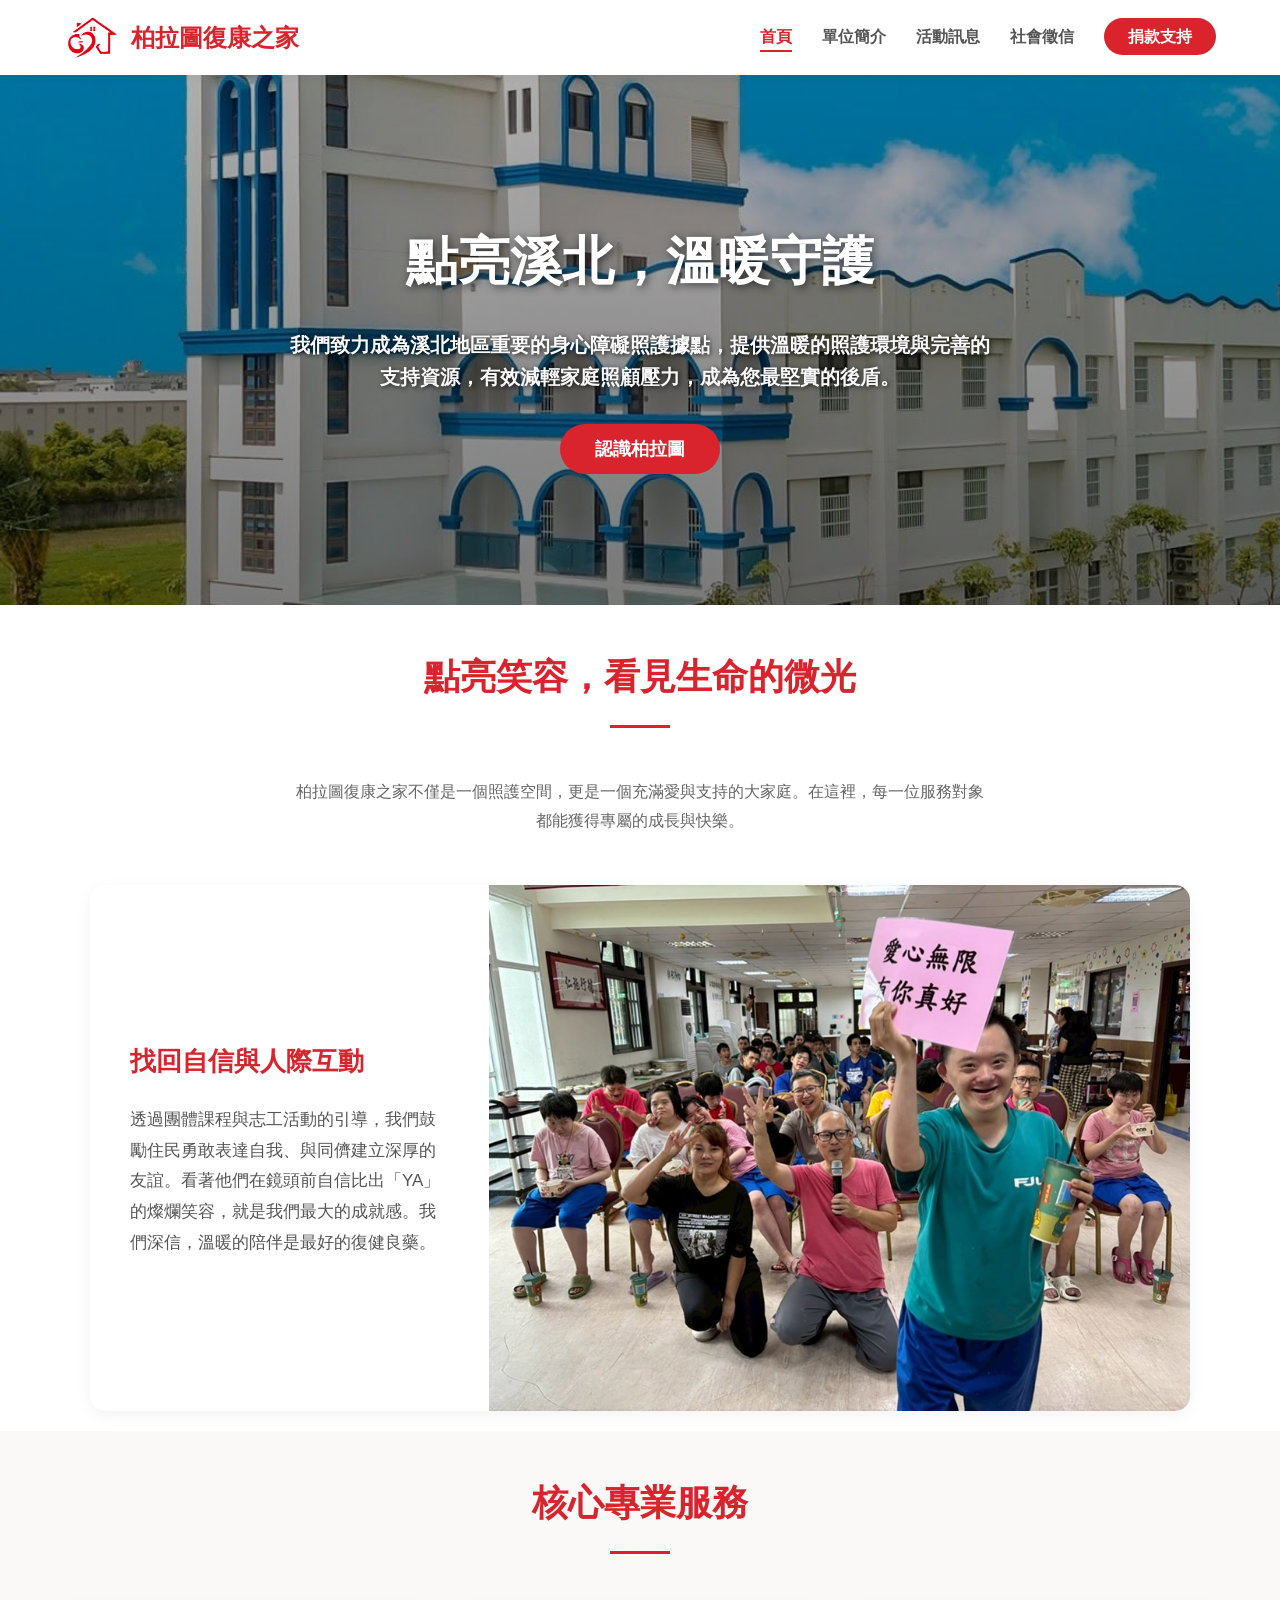
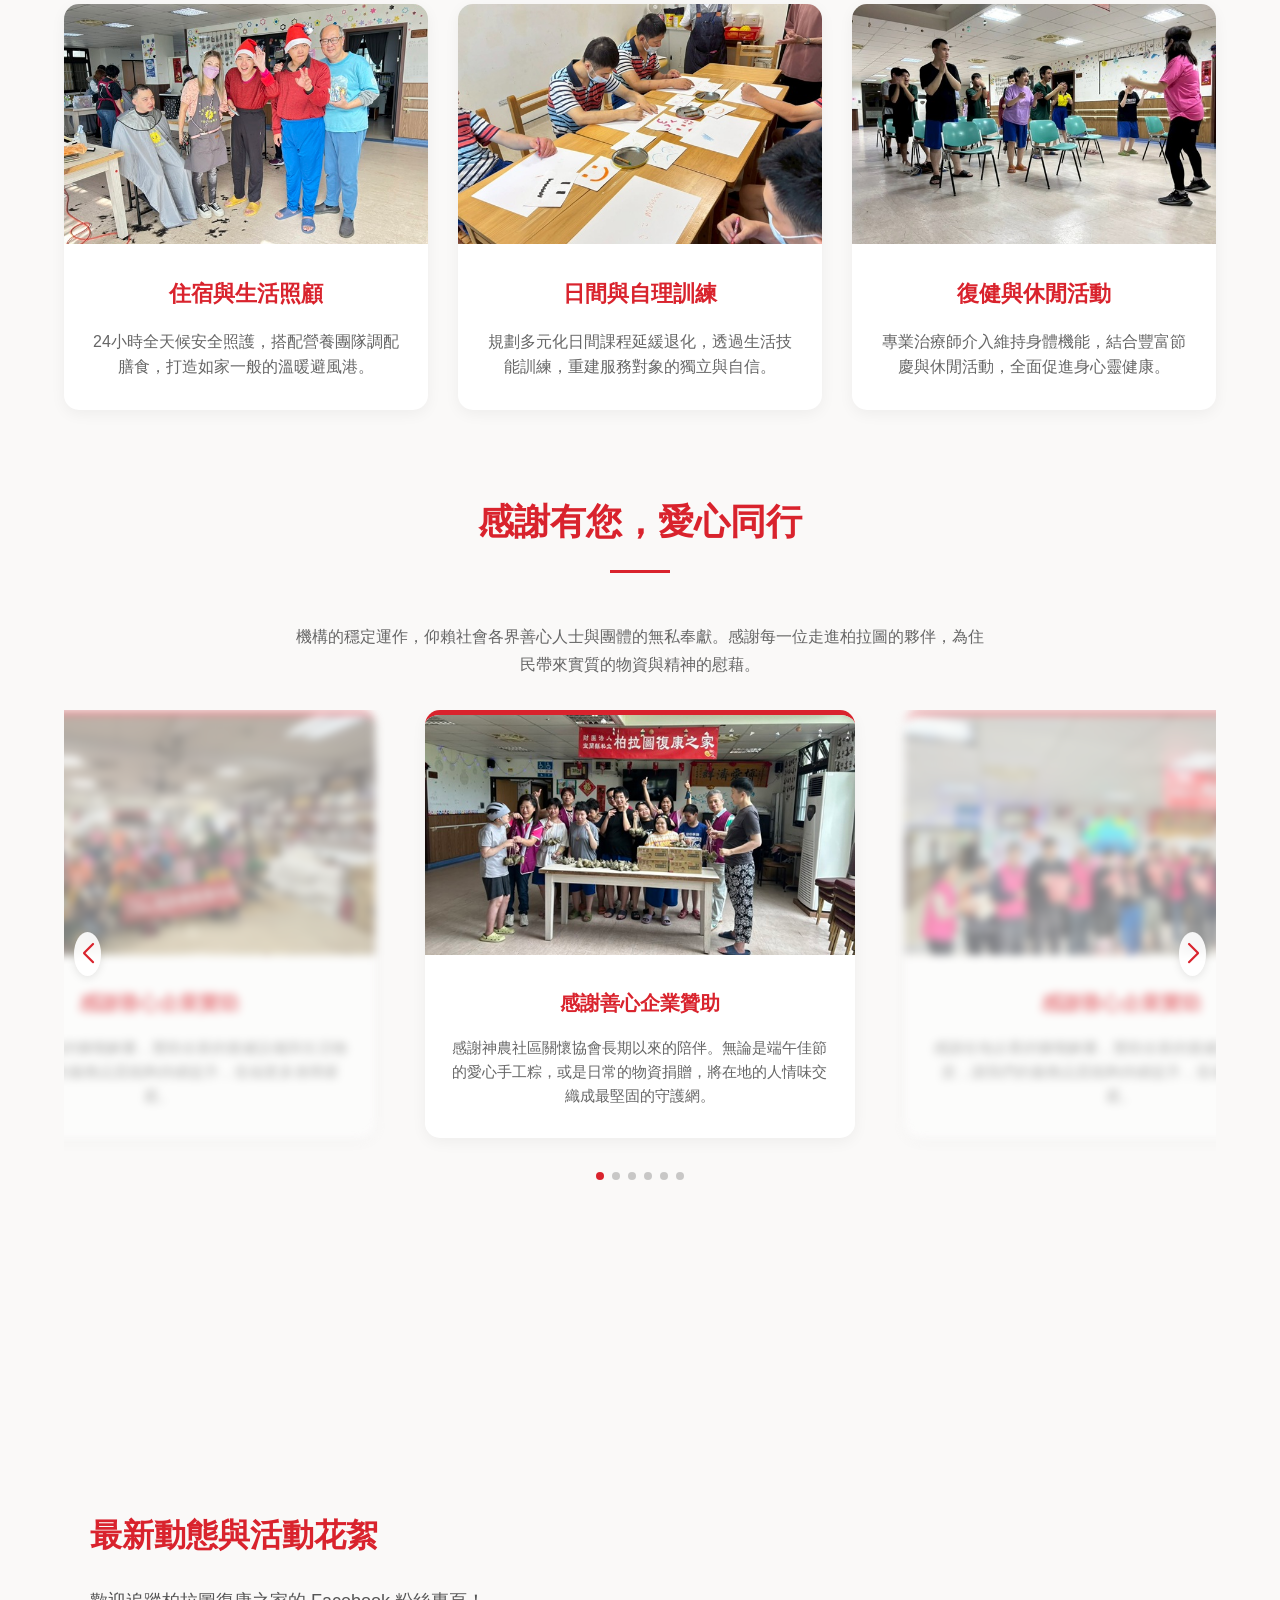
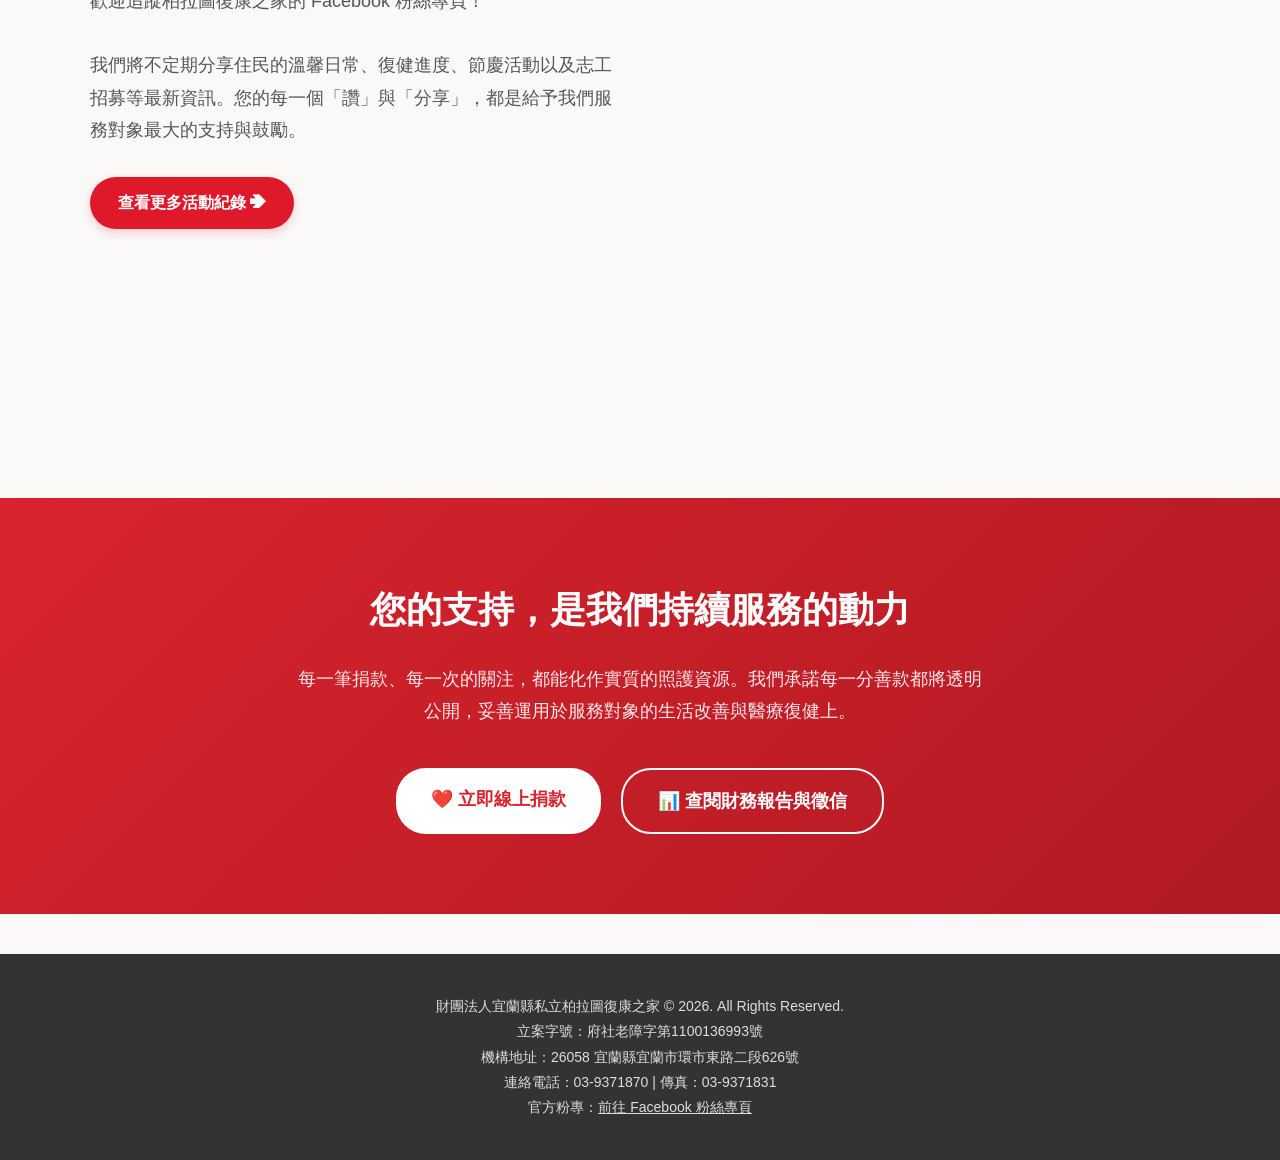
<file: index.html>
<!DOCTYPE html>
<html lang="zh-TW">
<head>
    <meta charset="UTF-8">
    <meta name="viewport" content="width=device-width, initial-scale=1.0">
    <title>財團法人柏拉圖復康之家 - 官方網站</title>
    <link rel="stylesheet" href="style.css">
    <link rel="stylesheet" href="https://cdn.jsdelivr.net/npm/swiper@11/swiper-bundle.min.css" />
    <link rel="icon" href="logo.jpg" type="image/jpeg">
</head>
<body>
    <!-- 頂部導覽列 -->
    <!-- 頂部導覽列 -->
    <header>
        <a href="index.html" class="logo">
            <img src="logo.jpg" alt="柏拉圖 Logo" class="header-logo">
            柏拉圖復康之家
        </a>
        <nav>
            <ul>
                <li><a href="index.html" class="active">首頁</a></li>
                <!-- 導覽列已更新為「單位簡介」 -->
                <li><a href="about.html">單位簡介</a></li>
                <li><a href="news.html">活動訊息</a></li>
                <li><a href="credit.html">社會徵信</a></li>
                <li><a href="donate.html" class="donate-btn">捐款支持</a></li>
            </ul>
        </nav>
    </header>

    <!-- 1. 首頁主視覺區塊 (融入主任的願景文案) -->
    <section class="hero">
        <h1>點亮溪北，溫暖守護</h1>
        <p style="font-size: 20px; max-width: 700px; margin: 0 auto 40px; color: #444; font-weight: bold; line-height: 1.6;">
            我們致力成為溪北地區重要的身心障礙照護據點，提供溫暖的照護環境與完善的支持資源，有效減輕家庭照顧壓力，成為您最堅實的後盾。
        </p>
        <a href="about.html" class="donate-btn" style="font-size: 18px; padding: 15px 35px;">認識柏拉圖</a>
    </section>
     <!-- 2. 新增：在柏拉圖，我們獲得什麼？ (價值傳遞區塊) -->
    <section class="value-section" style="background-color: white;">
        <h2 class="section-title">點亮笑容，看見生命的微光</h2>
        <p style="text-align: center; max-width: 700px; margin: 0 auto 50px; color: #666;">
            柏拉圖復康之家不僅是一個照護空間，更是一個充滿愛與支持的大家庭。在這裡，每一位服務對象都能獲得專屬的成長與快樂。
        </p>
        
        <div class="value-container">
            <div class="value-text">
                <h3>找回自信與人際互動</h3>
                <p>透過團體課程與志工活動的引導，我們鼓勵住民勇敢表達自我、與同儕建立深厚的友誼。看著他們在鏡頭前自信比出「YA」的燦爛笑容，就是我們最大的成就感。我們深信，溫暖的陪伴是最好的復健良藥。</p>
            </div>
            <div class="value-img-box">
                <!-- 替換為開心舉牌的大合照 -->
                <img src="smile.jpg" alt="住民開心合照" >
            </div>
        </div>
    </section>
    <!-- 3. 服務特色區塊 (精簡文字 + 大圖片) -->
    <section id="services">
        <h2 class="section-title">核心專業服務</h2>
        <div class="features-grid">
            <!-- 服務卡片 1 -->
            <div class="feature-card">
                <!-- 未來可替換為機構真實的病房或交誼廳照片 -->
                <img src="daycare.jpg" alt="住宿與生活照顧" class="feature-img">
                <div class="feature-text">
                    <h3>住宿與生活照顧</h3>
                    <p>24小時全天候安全照護，搭配營養團隊調配膳食，打造如家一般的溫暖避風港。</p>
                </div>
            </div>
            <!-- 服務卡片 2 -->
            <div class="feature-card">
                <!-- 未來可替換為課程或互動照片 -->
                <img src="daytrain.jpg" alt="日間與自理訓練" class="feature-img">
                <div class=
                "feature-text">
                    <h3>日間與自理訓練</h3>
                    <p>規劃多元化日間課程延緩退化，透過生活技能訓練，重建服務對象的獨立與自信。</p>
                </div>
            </div>
            <!-- 服務卡片 3 -->
            <div class="feature-card">
                <!-- 未來可替換為復健器材或治療師照片 -->
                <img src="dayactivity.jpg" alt="復健與休閒活動" class="feature-img">
                <div class="feature-text">
                    <h3>復健與休閒活動</h3>
                    <p>專業治療師介入維持身體機能，結合豐富節慶與休閒活動，全面促進身心靈健康。</p>
                </div>
            </div>

        </div>
    </section>
    <!-- 4. 感謝有您，愛心同行 (動態輪播版) -->
    <section class="partner-section">
        <h2 class="section-title">感謝有您，愛心同行</h2>
        <p style="text-align: center; max-width: 700px; margin: 0 auto 30px; color: #666;">
            機構的穩定運作，仰賴社會各界善心人士與團體的無私奉獻。感謝每一位走進柏拉圖的夥伴，為住民帶來實質的物資與精神的慰藉。
        </p>

        <!-- Swiper 輪播圖容器 -->
        <div class="swiper mySwiper">
            <div class="swiper-wrapper">
                
                <!-- 輪播卡片 1 -->
                <div class="swiper-slide">
                    <div class="feature-card" style="border-bottom: none; border-top: 5px solid var(--brand-red);">
                        <!-- 記得替換成您的真實照片 src -->
                        <img src="th1.jpg" alt="神農社區關懷協會" class="card-img-top">
                        <div class="text-center-box">
                            <h3 style="font-size: 20px;">感謝善心企業贊助</h3>
                            <p style="font-size: 15px;">感謝神農社區關懷協會長期以來的陪伴。無論是端午佳節的愛心手工粽，或是日常的物資捐贈，將在地的人情味交織成最堅固的守護網。</p>
                        </div>
                    </div>
                </div>

                <!-- 輪播卡片 2 -->
                <div class="swiper-slide">
                    <div class="feature-card" style="border-bottom: none; border-top: 5px solid var(--brand-red);">
                        <!-- 記得替換成您的真實照片 src -->
                        <img src="th2.jpg" alt="志工陪伴" class="card-img-top">
                        <div class="text-center-box">
                            <h3 style="font-size: 20px;">感謝善心企業贊助</h3>
                            <p style="font-size: 15px;">感謝在地企業的慷慨解囊，贊助全新的復健設備與生活物資，讓我們的服務品質能夠持續提升，造福更多身障家庭。</p>
                        </div>
                    </div>
                </div>

                <!-- 輪播卡片 3 (示範新增) -->
                <div class="swiper-slide">
                    <div class="feature-card" style="border-bottom: none; border-top: 5px solid var(--brand-red);">
                        <!-- 這裡您可以放第三張照片 -->
                        <img src="th3.jpg" alt="善心企業" class="card-img-top">
                        <div class="text-center-box">
                            <h3 style="font-size: 20px;">感謝善心企業贊助</h3>
                            <p style="font-size: 15px;">感謝在地企業的慷慨解囊，贊助全新的復健設備與生活物資，讓我們的服務品質能夠持續提升，造福更多身障家庭。</p>
                        </div>
                    </div>
                </div>
                
                <!-- 如果有第 4 張、第 5 張，只要繼續複製 <div class="swiper-slide">...</div> 即可 -->
                <div class="swiper-slide">
                    <div class="feature-card" style="border-bottom: none; border-top: 5px solid var(--brand-red);">
                        <!-- 這裡您可以放第三張照片 -->
                        <img src="th4.jpg" alt="善心企業" class="card-img-top">
                        <div class="text-center-box">
                            <h3 style="font-size: 20px;">感謝善心企業贊助</h3>
                            <p style="font-size: 15px;">感謝在地企業的慷慨解囊，贊助全新的復健設備與生活物資，讓我們的服務品質能夠持續提升，造福更多身障家庭。</p>
                        </div>
                    </div>
                </div>
                
                <div class="swiper-slide">
                    <div class="feature-card" style="border-bottom: none; border-top: 5px solid var(--brand-red);">
                        <!-- 這裡您可以放第三張照片 -->
                        <img src="th5.jpg" alt="善心企業" class="card-img-top">
                        <div class="text-center-box">
                            <h3 style="font-size: 20px;">感謝善心企業贊助</h3>
                            <p style="font-size: 15px;">感謝在地企業的慷慨解囊，贊助全新的復健設備與生活物資，讓我們的服務品質能夠持續提升，造福更多身障家庭。</p>
                        </div>
                    </div>
                </div>

                <div class="swiper-slide">
                    <div class="feature-card" style="border-bottom: none; border-top: 5px solid var(--brand-red);">
                        <!-- 這裡您可以放第三張照片 -->
                        <img src="th6.jpg" alt="善心企業" class="card-img-top">
                        <div class="text-center-box">
                            <h3 style="font-size: 20px;">感謝善心企業贊助</h3>
                            <p style="font-size: 15px;">感謝在地企業的慷慨解囊，贊助全新的復健設備與生活物資，讓我們的服務品質能夠持續提升，造福更多身障家庭。</p>
                        </div>
                    </div>
                </div>

            </div>
            <!-- 輪播圖下方的點點指示器 -->
            <div class="swiper-pagination"></div>
            <!-- 新增：左右手動切換箭頭 -->
            <div class="swiper-button-next"></div>
            <div class="swiper-button-prev"></div>
        </div>
    </section>

    <!-- 5. 最新消息與活動快報 -->
    <!-- 首頁：最新動態與活動區塊 -->
    <section style="background: #faf9f8; padding: 80px 5%;">
        <!-- 使用 Flexbox 讓圖文左右並排，手機版自動上下排列 -->
        <div style="max-width: 1100px; margin: 0 auto; display: flex; flex-wrap: wrap; gap: 40px; align-items: center;">
            
            <!-- 左側：溫暖引言與導覽 -->
            <div style="flex: 1; min-width: 300px;">
                <h2 style="color: var(--brand-red, #d9232d); font-size: 32px; margin-bottom: 20px; font-weight: bold;">最新動態與活動花絮</h2>
                <p style="font-size: 18px; color: #555; line-height: 1.8; margin-bottom: 30px;">
                    歡迎追蹤柏拉圖復康之家的 Facebook 粉絲專頁！<br><br>
                    我們將不定期分享住民的溫馨日常、復健進度、節慶活動以及志工招募等最新資訊。您的每一個「讚」與「分享」，都是給予我們服務對象最大的支持與鼓勵。
                </p>
                <!-- 連結到我們剛剛做好的活動訊息專頁 -->
                <a href="news.html" style="display: inline-block; background: #DF192A; color: white; padding: 12px 28px; border-radius: 30px; text-decoration: none; font-weight: bold; transition: 0.3s; box-shadow: 0 4px 10px rgba(223,25,42,0.2);">
                    查看更多活動紀錄 ➔
                </a>
            </div>

            <!-- 右側：FB 動態牆嵌入 -->
            <div style="flex: 1; min-width: 300px; display: flex; justify-content: center; overflow: hidden;">
                <!-- 首頁的牆高度設為 500px，看起來比例更精緻 -->
                <iframe src="https://www.facebook.com/plugins/post.php?href=https%3A%2F%2Fwww.facebook.com%2Fyilan.plato%2Fposts%2Fpfbid0PHbpbN53czapiuFi2jBqjf3FFYwo31RzKAfuNNvVrfQH7DmT2ZpjrMLTXu9VpdWYl&show_text=true&width=500" 
                width="500" 
                height="700" 
                style="border:none;overflow:hidden" scrolling="true" frameborder="0" 
                allowfullscreen="true" allow="autoplay; clipboard-write; encrypted-media; 
                picture-in-picture; web-share"
                ></iframe>
            </div>

        </div>
    </section>
    

    <!-- 6. 行動呼籲與社會徵信入口 (大紅色區塊) -->
    <section class="cta-section">
        <h2>您的支持，是我們持續服務的動力</h2>
        <p>每一筆捐款、每一次的關注，都能化作實質的照護資源。我們承諾每一分善款都將透明公開，妥善運用於服務對象的生活改善與醫療復健上。</p>
        <div class="cta-buttons">
            <a href="donate.html" class="btn-light">❤️ 立即線上捐款</a>
            <a href="credit.html" class="btn-outline">📊 查閱財務報告與徵信</a>
        </div>
    </section>

    <!-- 頁尾 -->
    <footer>
        <p>財團法人宜蘭縣私立柏拉圖復康之家 © 2026. All Rights Reserved.</p>
        <p>立案字號：府社老障字第1100136993號</p>
        <p>
            機構地址：26058 宜蘭縣宜蘭市環市東路二段626號 <br>
            連絡電話：03-9371870 | 傳真：03-9371831 <br>
            官方粉專：<a href="http://www.facebook.com/yilan.plato" target="_blank" style="text-decoration: underline;">前往 Facebook 粉絲專頁</a>
        </p>
    </footer>

</body>
</html>


<script src="https://cdn.jsdelivr.net/npm/swiper@11/swiper-bundle.min.js"></script>
<script>
    var swiper = new Swiper(".mySwiper", {
        slidesPerView: "auto", 
        centeredSlides: true, 
        spaceBetween: 40,     
        loop: true,           // 無限循環
        speed: 800,           // ★ 新增：設定切換過場速度為 0.8 秒，讓滑動更平滑連續
        autoplay: {
            delay: 3500,      
            disableOnInteraction: false, 
        },
        pagination: {
            el: ".swiper-pagination",
            clickable: true,
        },
        navigation: {         // ★ 新增：啟動左右箭頭手動切換
            nextEl: ".swiper-button-next",
            prevEl: ".swiper-button-prev",
        },
        breakpoints: {
            768: { slidesPerView: 2.5, spaceBetween: 50 }
        }
    });
</script>
</file>
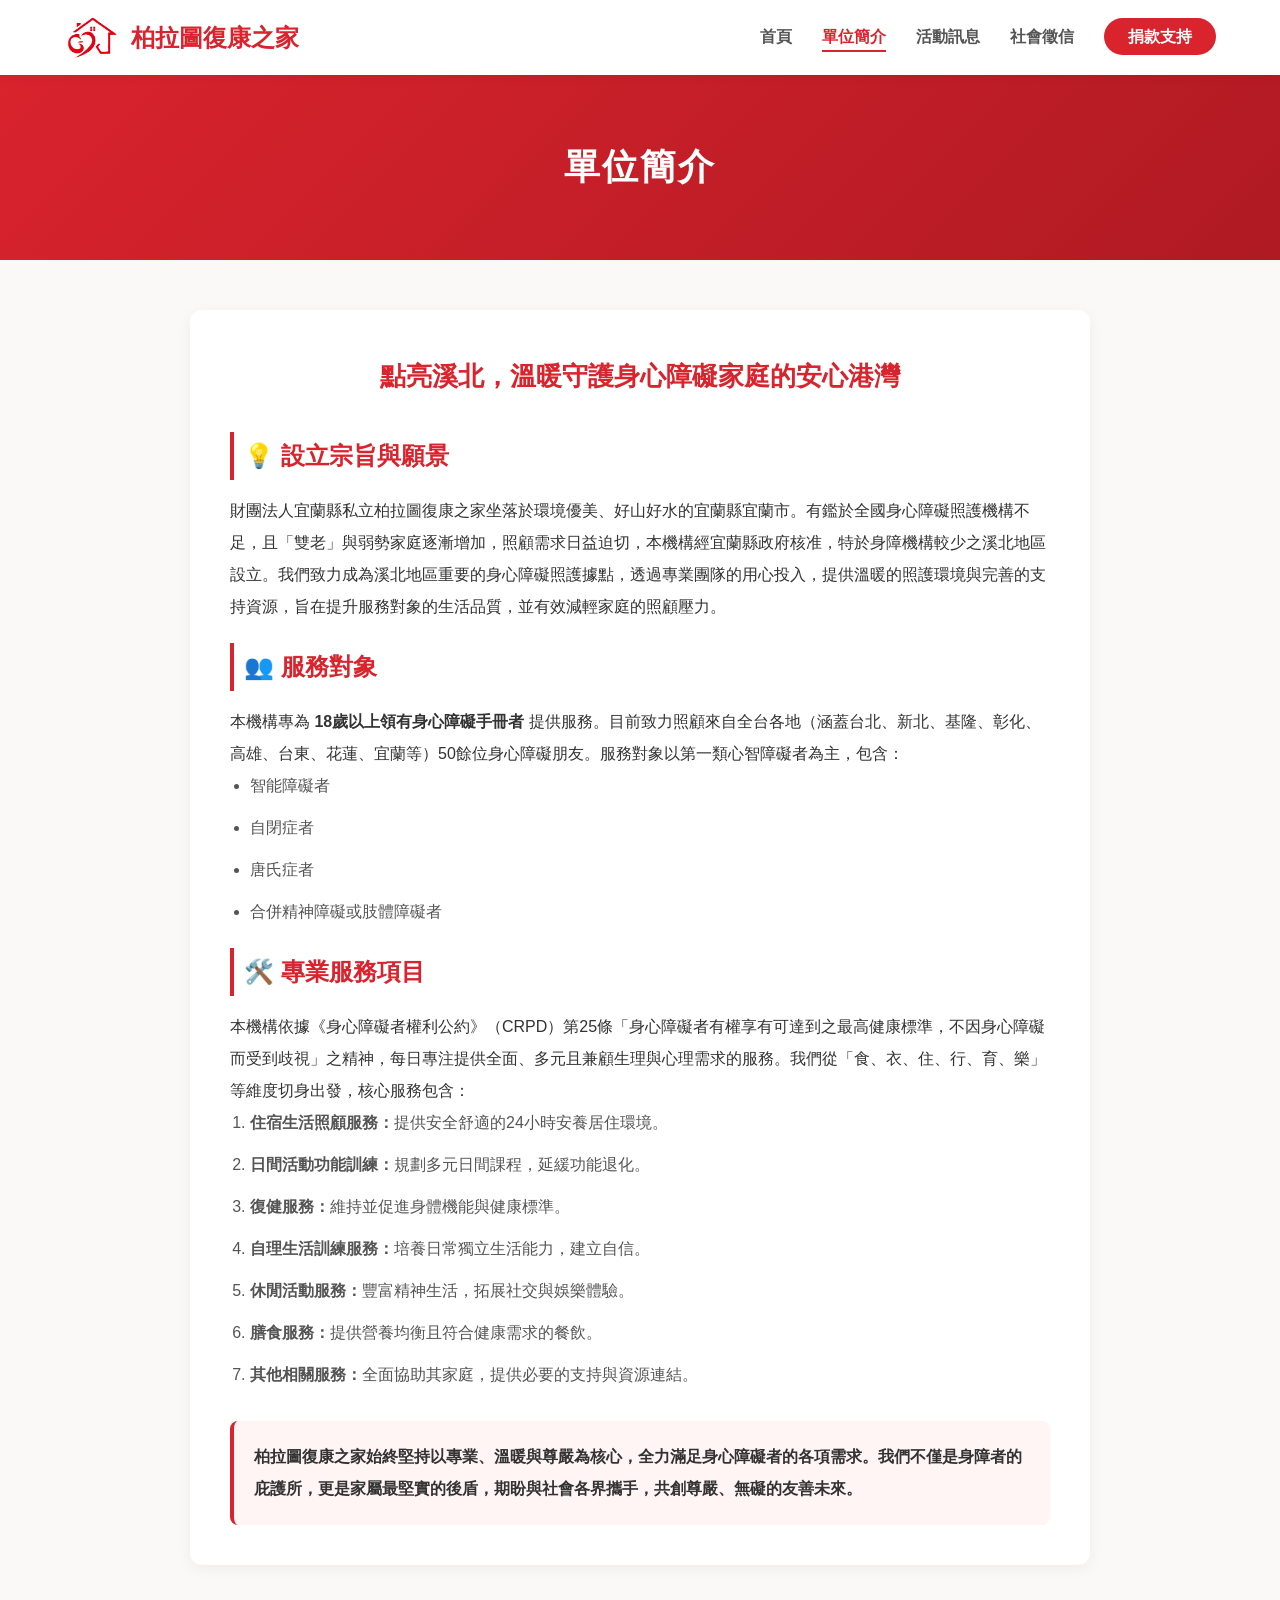
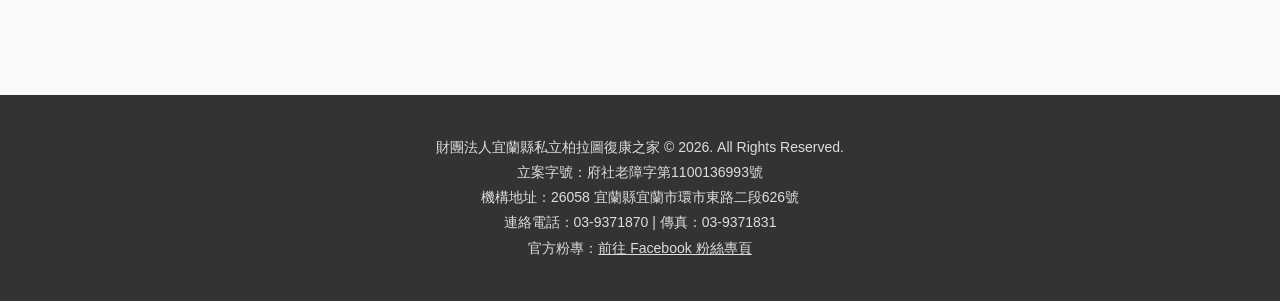
<file: about.html>
<!DOCTYPE html>
<html lang="zh-TW">
<head>
    <meta charset="UTF-8">
    <meta name="viewport" content="width=device-width, initial-scale=1.0">
    <title>單位簡介 - 財團法人柏拉圖復康之家</title>
    <link rel="stylesheet" href="style.css">
    <link rel="icon" href="logo.jpg" type="image/jpeg">
</head>
<body>

    <!-- 頂部導覽列 -->
    <header>
        <a href="index.html" class="logo">
            <img src="logo.jpg" alt="柏拉圖 Logo" class="header-logo">
            柏拉圖復康之家
        </a>
        <nav>
            <ul>
                <li><a href="index.html">首頁</a></li>
                <!-- 選單文字已同步更新為「單位簡介」 -->
                <li><a href="about.html" class="active">單位簡介</a></li>
                <li><a href="news.html">活動訊息</a></li>
                <li><a href="credit.html">社會徵信</a></li>
                <li><a href="donate.html" class="donate-btn">捐款支持</a></li>
            </ul>
        </nav>
    </header>

    <!-- 內頁專屬標題區塊 -->
    <div class="page-header">
        <h1>單位簡介</h1>
    </div>

    <!-- 內文區塊 -->
    <section style="padding-top: 0;">
        <div class="content-box">
            <h2 style="text-align: center; color: var(--brand-red); margin-bottom: 30px; font-size: 26px;">點亮溪北，溫暖守護身心障礙家庭的安心港灣</h2>
            
            <h3>💡 設立宗旨與願景</h3>
            <p>財團法人宜蘭縣私立柏拉圖復康之家坐落於環境優美、好山好水的宜蘭縣宜蘭市。有鑑於全國身心障礙照護機構不足，且「雙老」與弱勢家庭逐漸增加，照顧需求日益迫切，本機構經宜蘭縣政府核准，特於身障機構較少之溪北地區設立。我們致力成為溪北地區重要的身心障礙照護據點，透過專業團隊的用心投入，提供溫暖的照護環境與完善的支持資源，旨在提升服務對象的生活品質，並有效減輕家庭的照顧壓力。</p>
            
            <h3>👥 服務對象</h3>
            <p>本機構專為 <strong>18歲以上領有身心障礙手冊者</strong> 提供服務。目前致力照顧來自全台各地（涵蓋台北、新北、基隆、彰化、高雄、台東、花蓮、宜蘭等）50餘位身心障礙朋友。服務對象以第一類心智障礙者為主，包含：</p>
            <ul>
                <li>智能障礙者</li>
                <li>自閉症者</li>
                <li>唐氏症者</li>
                <li>合併精神障礙或肢體障礙者</li>
            </ul>

            <h3>🛠️ 專業服務項目</h3>
            <p>本機構依據《身心障礙者權利公約》（CRPD）第25條「身心障礙者有權享有可達到之最高健康標準，不因身心障礙而受到歧視」之精神，每日專注提供全面、多元且兼顧生理與心理需求的服務。我們從「食、衣、住、行、育、樂」等維度切身出發，核心服務包含：</p>
            <ol style="padding-left: 20px; margin-bottom: 20px; color: #555; line-height: 2;">
                <li><strong>住宿生活照顧服務：</strong>提供安全舒適的24小時安養居住環境。</li>
                <li><strong>日間活動功能訓練：</strong>規劃多元日間課程，延緩功能退化。</li>
                <li><strong>復健服務：</strong>維持並促進身體機能與健康標準。</li>
                <li><strong>自理生活訓練服務：</strong>培養日常獨立生活能力，建立自信。</li>
                <li><strong>休閒活動服務：</strong>豐富精神生活，拓展社交與娛樂體驗。</li>
                <li><strong>膳食服務：</strong>提供營養均衡且符合健康需求的餐飲。</li>
                <li><strong>其他相關服務：</strong>全面協助其家庭，提供必要的支持與資源連結。</li>
            </ol>

            <!-- 結語強調區塊 -->
            <div style="background: #fff5f5; padding: 20px; border-radius: 8px; border-left: 4px solid var(--brand-red); margin-top: 30px;">
                <p style="margin: 0; color: #333; font-weight: bold;">柏拉圖復康之家始終堅持以專業、溫暖與尊嚴為核心，全力滿足身心障礙者的各項需求。我們不僅是身障者的庇護所，更是家屬最堅實的後盾，期盼與社會各界攜手，共創尊嚴、無礙的友善未來。</p>
            </div>
        </div>
    </section>

    <!-- 頁尾 -->
    <footer>
        <p>財團法人宜蘭縣私立柏拉圖復康之家 © 2026. All Rights Reserved.</p>
        <p>立案字號：府社老障字第1100136993號</p>
        <p>
            機構地址：26058 宜蘭縣宜蘭市環市東路二段626號 <br>
            連絡電話：03-9371870 | 傳真：03-9371831 <br>
            官方粉專：<a href="http://www.facebook.com/yilan.plato" target="_blank" style="text-decoration: underline; color: #ddd;">前往 Facebook 粉絲專頁</a>
        </p>
    </footer>

</body>
</html>
</file>
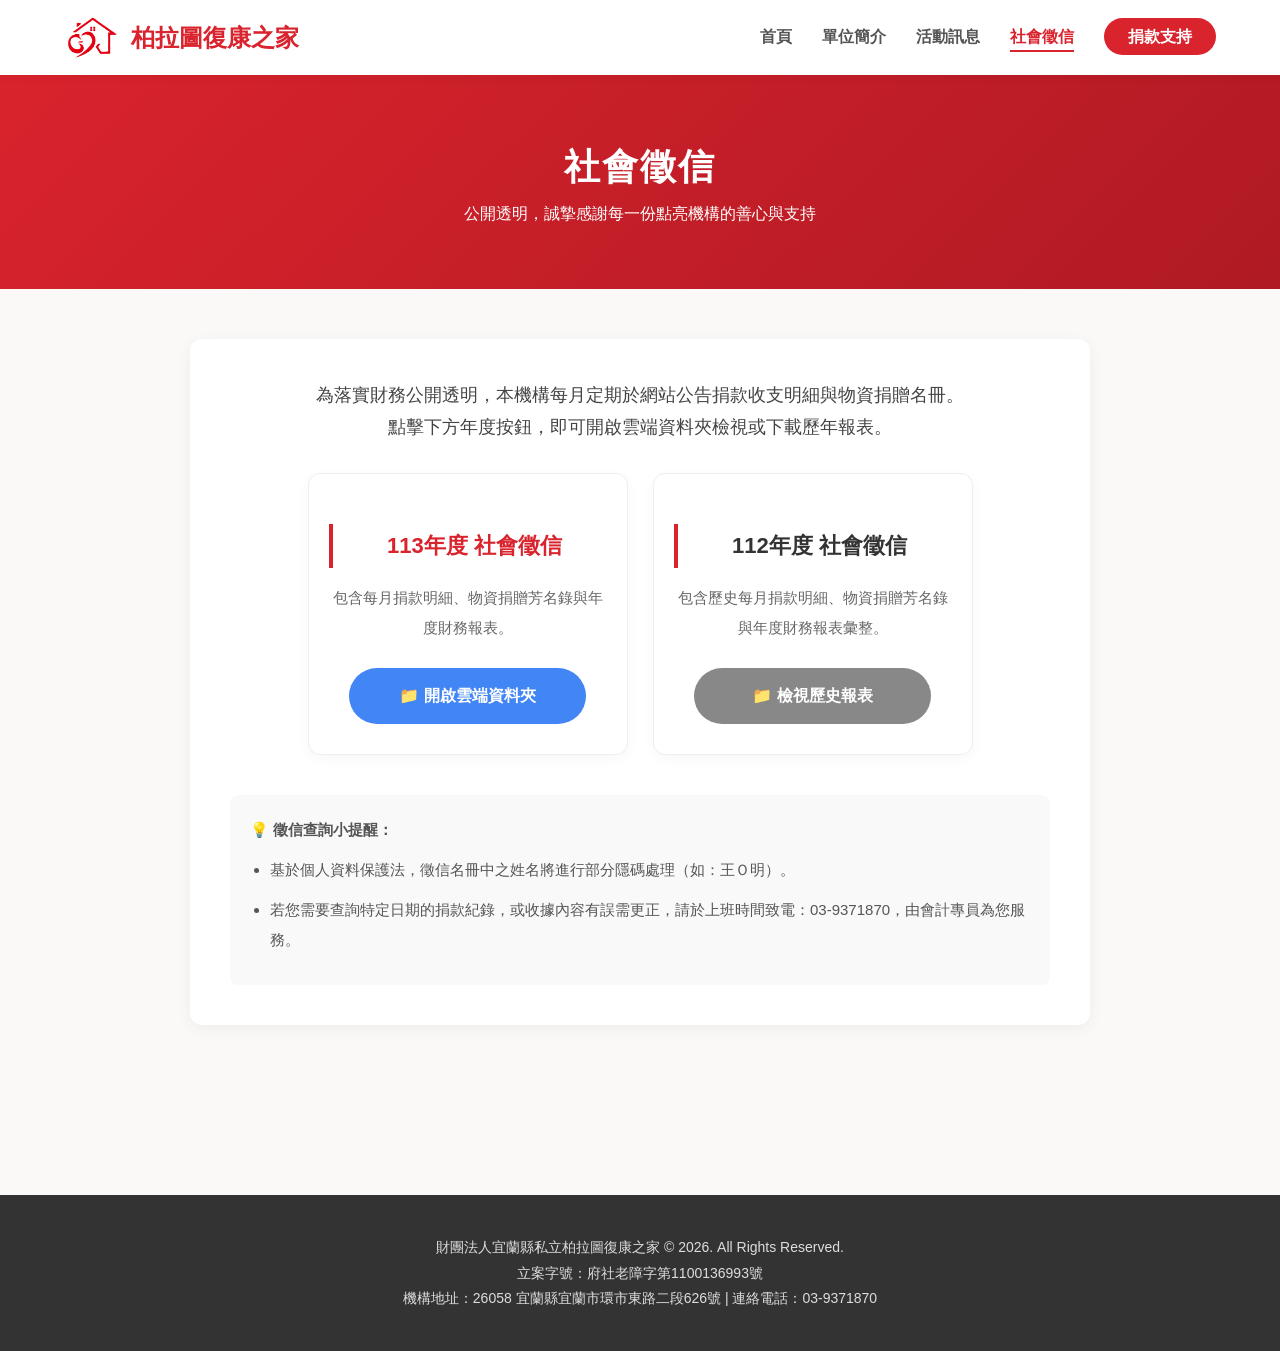
<file: credit.html>
<!DOCTYPE html>
<html lang="zh-TW">
<head>
    <meta charset="UTF-8">
    <meta name="viewport" content="width=device-width, initial-scale=1.0">
    <title>社會徵信 - 財團法人柏拉圖復康之家</title>
    <link rel="stylesheet" href="style.css">
    <link rel="icon" href="logo.jpg" type="image/jpeg">
</head>
<body>

    <!-- 頂部導覽列 -->
    <header>
        <a href="index.html" class="logo">
            <img src="logo.jpg" alt="柏拉圖 Logo" class="header-logo">
            柏拉圖復康之家
        </a>
        <nav>
            <ul>
                <li><a href="index.html">首頁</a></li>
                <li><a href="about.html">單位簡介</a></li>
                <li><a href="news.html">活動訊息</a></li>
                <!-- 標記目前在社會徵信頁面 -->
                <li><a href="credit.html" class="active">社會徵信</a></li>
                <li><a href="donate.html" class="donate-btn">捐款支持</a></li>
            </ul>
        </nav>
    </header>

    <div class="page-header">
        <h1>社會徵信</h1>
        <p>公開透明，誠摯感謝每一份點亮機構的善心與支持</p>
    </div>

    <!-- 內文區塊 -->
    <section style="padding-top: 0; padding-bottom: 80px;">
        <div class="content-box" style="max-width: 900px; text-align: center;">
            <p style="font-size: 18px; color: #444; line-height: 1.8;">
                為落實財務公開透明，本機構每月定期於網站公告捐款收支明細與物資捐贈名冊。<br>
                點擊下方年度按鈕，即可開啟雲端資料夾檢視或下載歷年報表。
            </p>

            <div class="credit-grid">
                
                <!-- 113年度 徵信卡片 -->
                <div class="credit-card">
                    <h3 style="color: var(--brand-red);">113年度 社會徵信</h3>
                    <p>包含每月捐款明細、物資捐贈芳名錄與年度財務報表。</p>
                    <!-- 已為您替換為真實的 Google Drive 連結 -->
                    <a href="https://drive.google.com/drive/folders/1CeHDLl8d8y1hEp_awln0GpD-Ee1vRpDP?usp=drive_link" target="_blank" class="btn-drive">
                        📁 開啟雲端資料夾
                    </a>
                </div>

                <!-- 112年度 徵信卡片 -->
                <div class="credit-card">
                    <h3>112年度 社會徵信</h3>
                    <p>包含歷史每月捐款明細、物資捐贈芳名錄與年度財務報表彙整。</p>
                    <!-- 此處連結可等會計建立 112 年度資料夾後再補上 -->
                    <a href="#" target="_blank" class="btn-drive" style="background-color: #888;">
                        📁 檢視歷史報表
                    </a>
                </div>

            </div>

            <div style="margin-top: 40px; padding: 20px; background: #f9f9f9; border-radius: 8px; text-align: left; color: #555; font-size: 15px;">
                <strong>💡 徵信查詢小提醒：</strong>
                <ul style="margin-top: 10px; margin-bottom: 0;">
                    <li>基於個人資料保護法，徵信名冊中之姓名將進行部分隱碼處理（如：王Ｏ明）。</li>
                    <li>若您需要查詢特定日期的捐款紀錄，或收據內容有誤需更正，請於上班時間致電：03-9371870，由會計專員為您服務。</li>
                </ul>
            </div>

        </div>
    </section>

    <!-- 頁尾 -->
    <footer>
        <p>財團法人宜蘭縣私立柏拉圖復康之家 © 2026. All Rights Reserved.</p>
        <p>立案字號：府社老障字第1100136993號</p>
        <p>機構地址：26058 宜蘭縣宜蘭市環市東路二段626號 | 連絡電話：03-9371870</p>
    </footer>

</body>
</html>
</file>
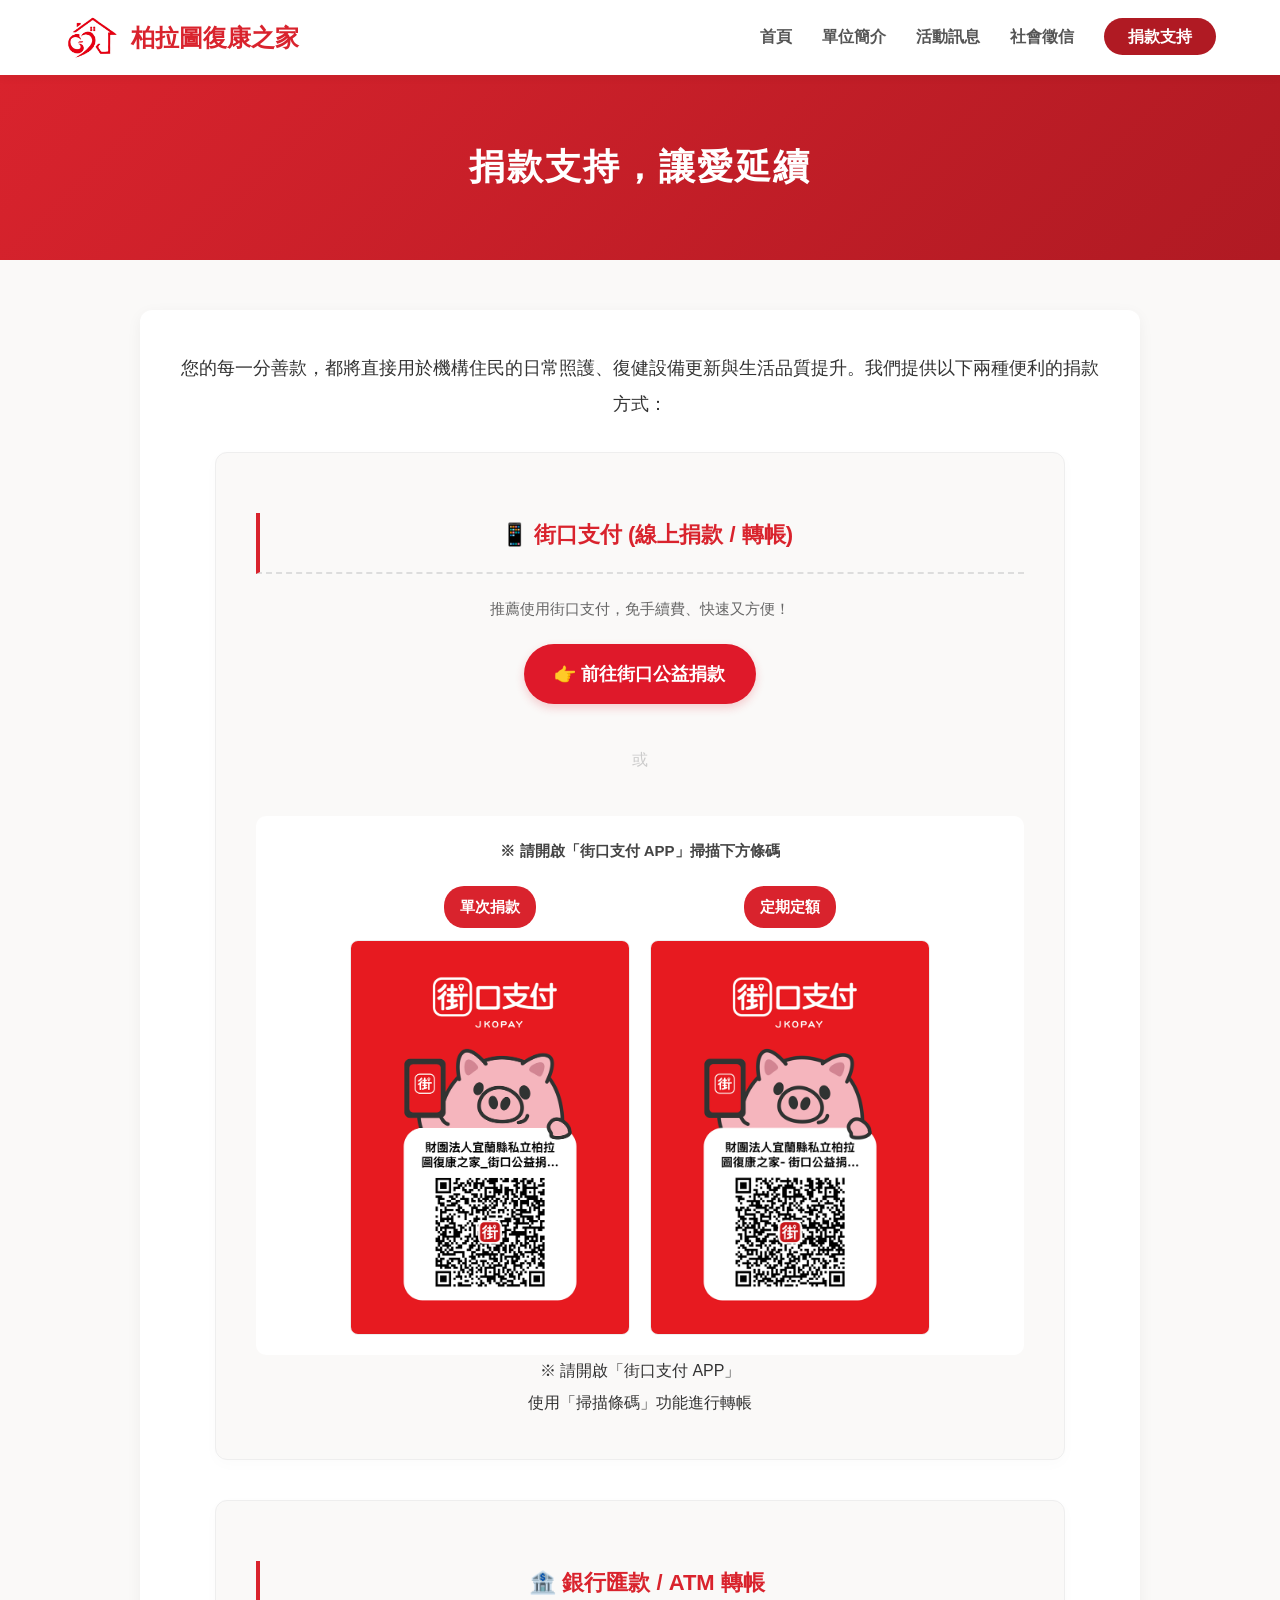
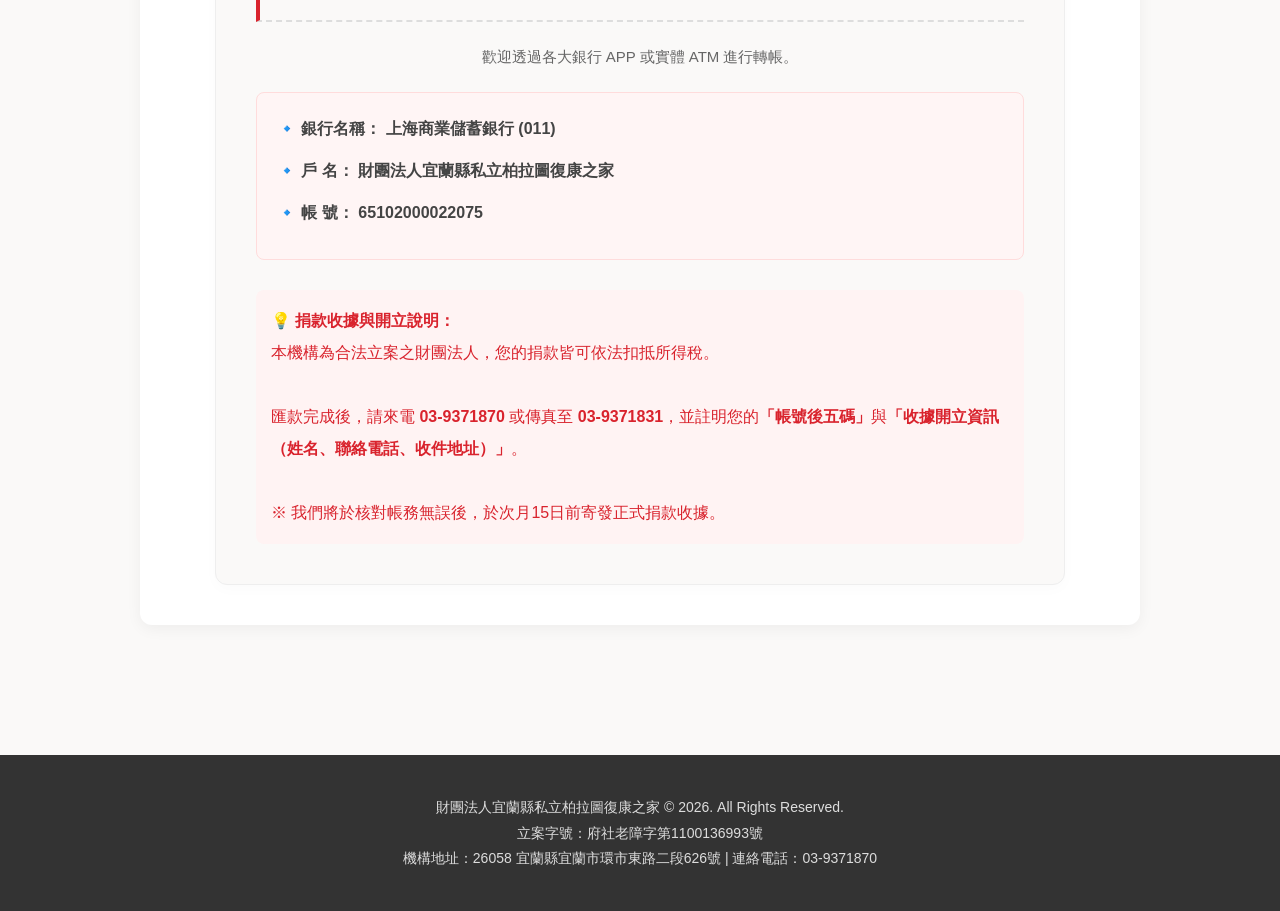
<file: donate.html>
<!DOCTYPE html>
<html lang="zh-TW">
<head>
    <meta charset="UTF-8">
    <meta name="viewport" content="width=device-width, initial-scale=1.0">
    <title>捐款支持 - 財團法人柏拉圖復康之家</title>
    <link rel="stylesheet" href="style.css">
    <link rel="icon" href="logo.jpg" type="image/jpeg">
</head>
<body>

    <!-- 頂部導覽列 -->
    <header>
        <a href="index.html" class="logo">
            <img src="logo.jpg" alt="柏拉圖 Logo" class="header-logo">
            柏拉圖復康之家
        </a> <!-- 修正了此處原本錯誤的結尾標籤 -->
        <nav>
            <ul>
                <li><a href="index.html">首頁</a></li>
                <li><a href="about.html">單位簡介</a></li>
                <li><a href="news.html">活動訊息</a></li>
                <li><a href="credit.html">社會徵信</a></li>
                <!-- 標記目前在捐款頁面 -->
                <li><a href="donate.html" class="donate-btn" style="background: #b01a23;">捐款支持</a></li>
            </ul>
        </nav>
    </header>

    <div class="page-header">
        <h1>捐款支持，讓愛延續</h1>
    </div>

    <!-- 捐款內容區塊 -->
    <section style="padding-top: 0;">
        <!-- 將內容框稍微加寬以容納左右兩欄 -->
        <div class="content-box" style="max-width: 1000px;">
            <p style="text-align: center; font-size: 18px; margin-bottom: 20px;">
                您的每一分善款，都將直接用於機構住民的日常照護、復健設備更新與生活品質提升。我們提供以下兩種便利的捐款方式：
            </p>

            <div class="donation-grid">
                
                <!-- 左側：街口支付區塊 -->
                <div class="donate-card">
                    <h3>📱 街口支付 (線上捐款 / 轉帳)</h3>
                    <p style="color: #666; font-size: 15px;">推薦使用街口支付，免手續費、快速又方便！</p>
                    
                    <!-- 方式一：點擊按鈕直接開啟街口公益頁面 -->
                    <a href="https://donation-app.jkos.com/public-welfare/charity-group/detail?id=426&source=share" target="_blank" class="btn-jkopay">
                        👉 前往街口公益捐款
                    </a>

                    <div style="margin: 20px 0; color: #ccc;">或</div>

                    <!-- 方式二：掃描 QR Code 轉帳 (雙 QR Code 並排) -->
                    <!-- 方式二：掃描 QR Code 轉帳 -->
                    <div class="qr-code-box">
                        <p class="qr-notice" style="margin-top: 0; color: #444; font-weight: bold; font-size: 15px;">
                            ※ 請開啟「街口支付 APP」掃描下方條碼
                        </p>
                        
                        <!-- ★ 確保這兩個 QR 項目被包在這個 qr-flex-container 裡面 ★ -->
                        <div class="qr-flex-container">
                            <!-- 單次捐款 -->
                            <div class="qr-item">
                                <span class="qr-label">單次捐款</span>
                                <img src="qr-single.PNG" alt="單次捐款">
                            </div>
                            
                            <!-- 定期定額 -->
                            <div class="qr-item">
                                <span class="qr-label">定期定額</span>
                                <img src="qr-monthly.PNG" alt="定期定額">
                            </div>
                        </div>
                    </div>
                    
                    <p class="qr-notice">
                        ※ 請開啟「街口支付 APP」<br>使用「掃描條碼」功能進行轉帳
                    </p>
                </div>

                <!-- 右側：銀行匯款區塊 -->
                <div class="donate-card">
                    <h3>🏦 銀行匯款 / ATM 轉帳</h3>
                    <p style="color: #666; font-size: 15px;">歡迎透過各大銀行 APP 或實體 ATM 進行轉帳。</p>
                    
                    <!-- 醒目的銀行資訊區塊 -->
                    <div class="bank-info" style="background: #fff5f5; border: 1px solid #ffdcdc;">
                        <p>🔹 <strong>銀行名稱：</strong> 上海商業儲蓄銀行 (011)</p>
                        <p>🔹 <strong>戶  名：</strong> 財團法人宜蘭縣私立柏拉圖復康之家</p>
                        <p>🔹 <strong>帳  號：</strong> 65102000022075</p>
                    </div>
                    
                    <!-- 捐款收據說明 -->
                    <div class="qr-notice" style="margin-top: 30px; text-align: left; background: #fff3f3; padding: 15px; border-radius: 8px; color: #d9232d;">
                        💡 <strong>捐款收據與開立說明：</strong><br>
                        本機構為合法立案之財團法人，您的捐款皆可依法扣抵所得稅。<br><br>
                        匯款完成後，請來電 <strong>03-9371870</strong> 或傳真至 <strong>03-9371831</strong>，並註明您的<strong>「帳號後五碼」</strong>與<strong>「收據開立資訊（姓名、聯絡電話、收件地址）」</strong>。<br><br>
                        ※ 我們將於核對帳務無誤後，於次月15日前寄發正式捐款收據。
                    </div>
                </div>

            </div>
        </div>
    </section>

    <!-- 頁尾 -->
    <footer>
        <p>財團法人宜蘭縣私立柏拉圖復康之家 © 2026. All Rights Reserved.</p>
        <p>立案字號：府社老障字第1100136993號</p>
        <p>機構地址：26058 宜蘭縣宜蘭市環市東路二段626號 | 連絡電話：03-9371870</p>
    </footer>

</body>
</html>
</file>
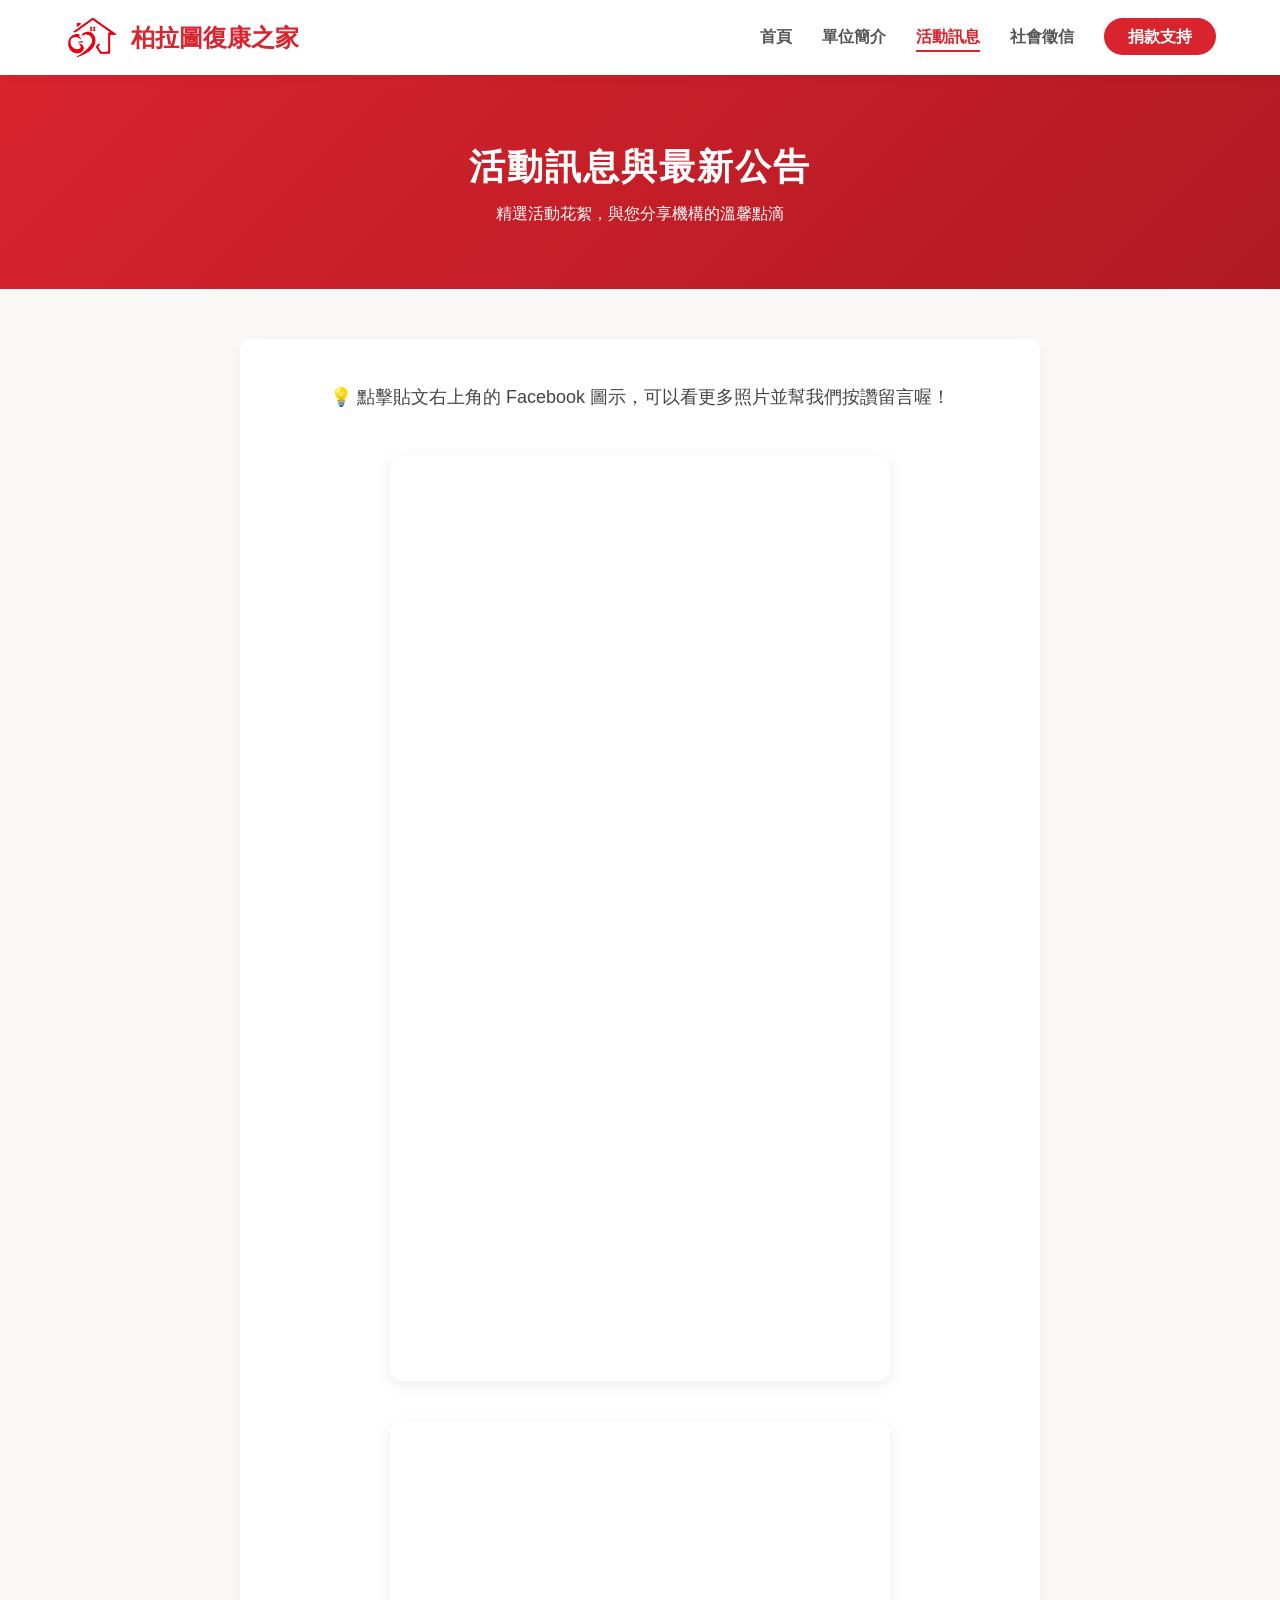
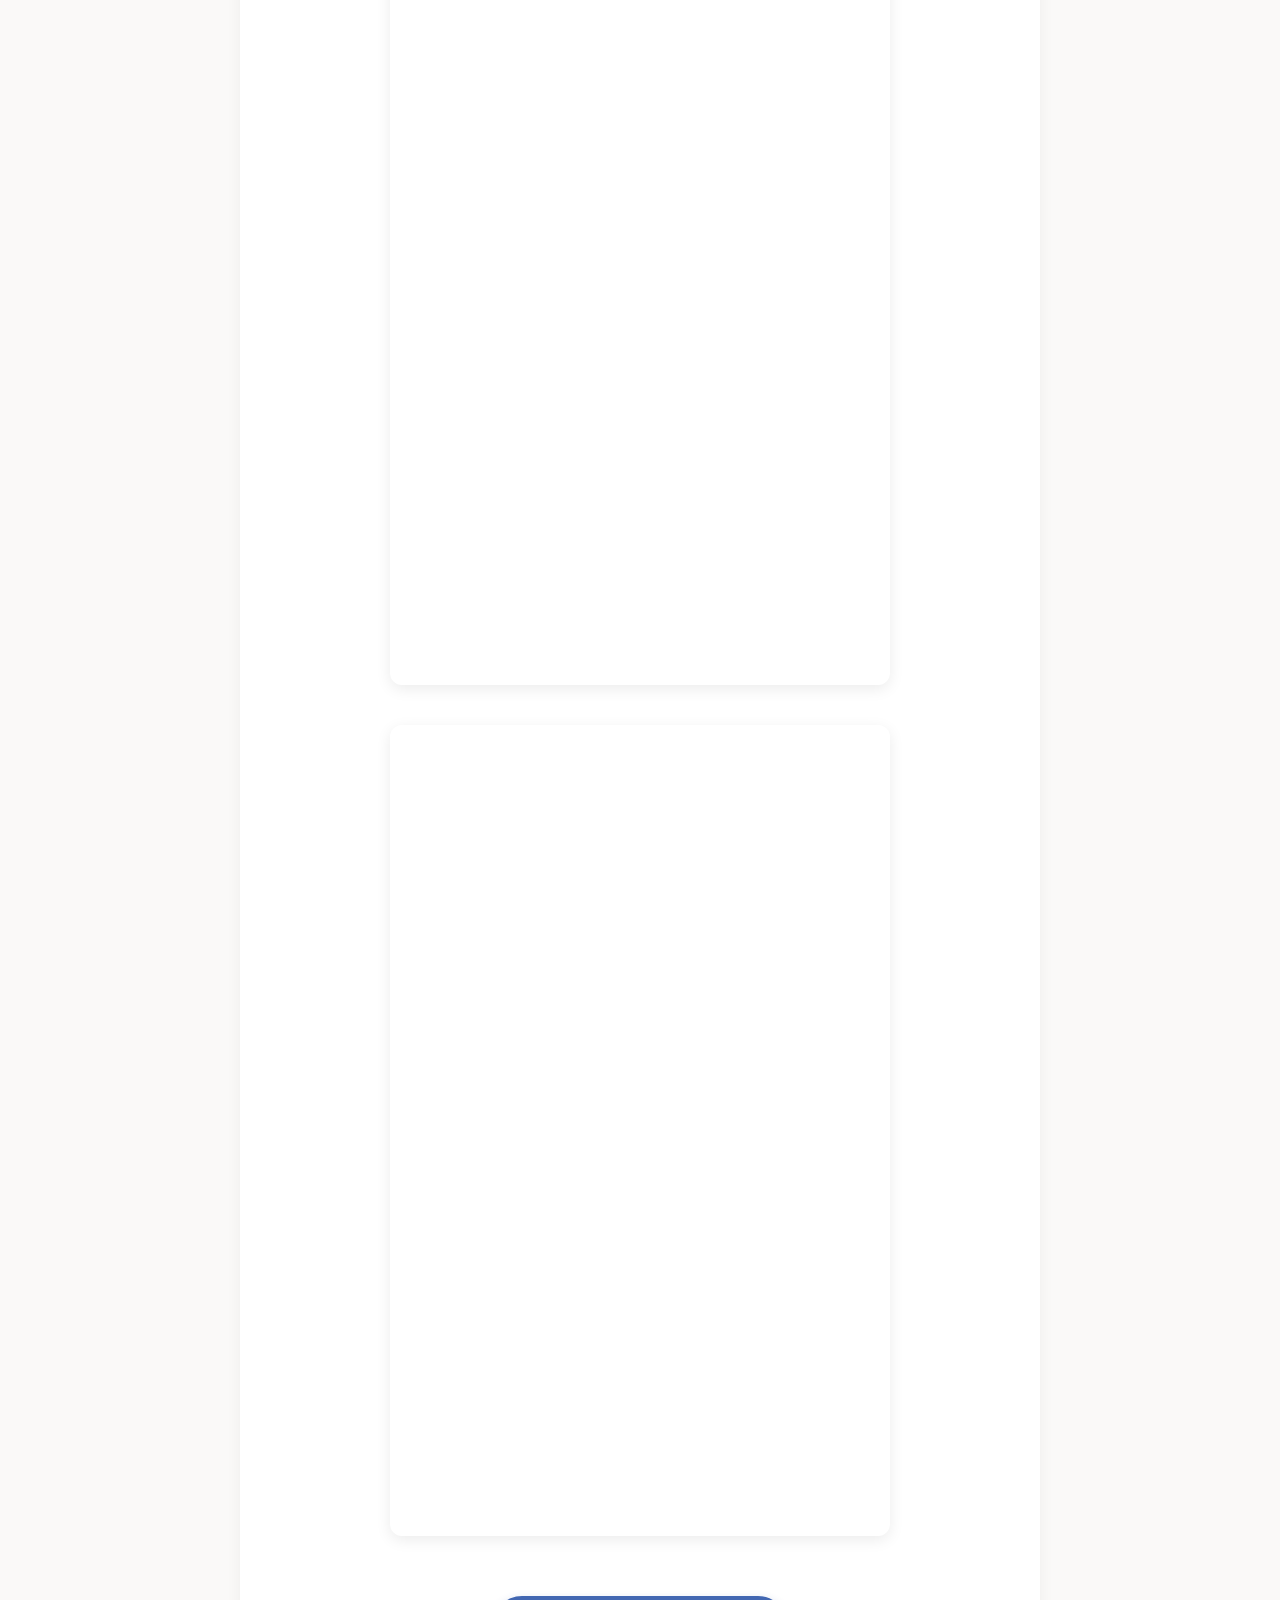
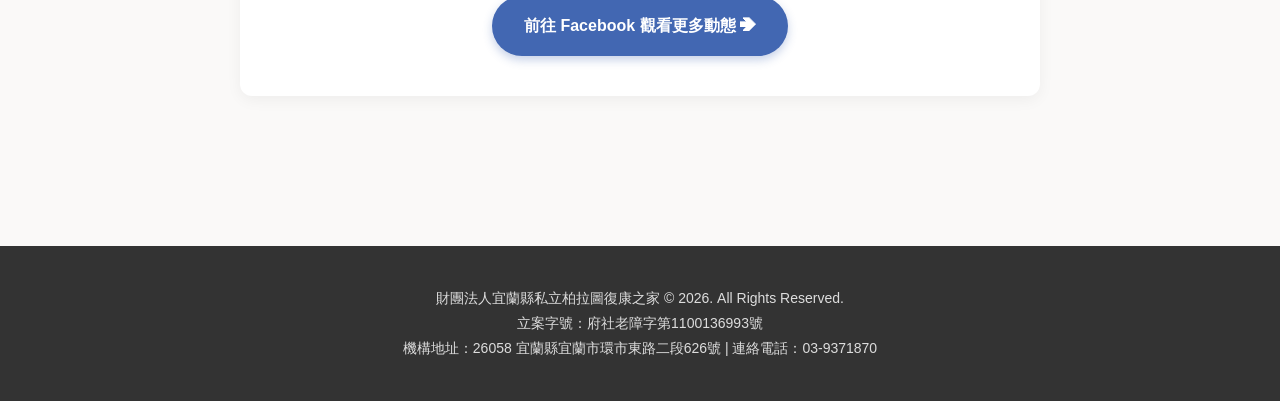
<file: news.html>
<!DOCTYPE html>
<html lang="zh-TW">
<head>
    <meta charset="UTF-8">
    <meta name="viewport" content="width=device-width, initial-scale=1.0">
    <title>活動訊息 - 財團法人柏拉圖復康之家</title>
    <link rel="stylesheet" href="style.css">
    <link rel="icon" href="logo.jpg" type="image/jpeg">
</head>
<body>

    <!-- 頂部導覽列 -->
    <header>
        <a href="index.html" class="logo">
            <img src="logo.jpg" alt="柏拉圖 Logo" class="header-logo">
            柏拉圖復康之家
        </a>
        <nav>
            <ul>
                <li><a href="index.html">首頁</a></li>
                <li><a href="about.html">單位簡介</a></li>
                <li><a href="news.html" class="active">活動訊息</a></li>
                <li><a href="credit.html">社會徵信</a></li>
                <li><a href="donate.html" class="donate-btn">捐款支持</a></li>
            </ul>
        </nav>
    </header>

    <div class="page-header">
        <h1>活動訊息與最新公告</h1>
        <p>精選活動花絮，與您分享機構的溫馨點滴</p>
    </div>

    <!-- 內文區塊：精選貼文堆疊 -->
    <section style="padding-top: 0; padding-bottom: 60px;">
        <div class="content-box" style="max-width: 800px; text-align: center;">
            
            <p style="font-size: 18px; color: #444; margin-bottom: 40px;">
                💡 點擊貼文右上角的 Facebook 圖示，可以看更多照片並幫我們按讚留言喔！
            </p>

            <!-- 貼文清單區塊：使用 Flexbox 讓貼文垂直置中排列 -->
            <div style="display: flex; flex-wrap: wrap; justify-content: center; align-items: flex-start; gap: 40px;">
                
                <!-- 第 1 篇：最新活動 -->
                <div style="width: 100%; max-width: 500px; overflow: hidden; border-radius: 12px; box-shadow: 0 4px 15px rgba(0,0,0,0.08);">
                    <iframe src="https://www.facebook.com/plugins/post.php?href=https%3A%2F%2Fwww.facebook.com%2Fyilan.plato%2Fposts%2Fpfbid07jR7F8CrMfxmFuKk4LBP5ZHK3AfzvjiUYiNrdEq3EzbeMv1BLEiNf1x1jeL8Gztkl&show_text=true&width=500" 
                    width="500" height="915" style="border:none;overflow:hidden" scrolling="no" frameborder="0" 
                    allowfullscreen="true" 
                    allow="autoplay; clipboard-write; encrypted-media; picture-in-picture; web-share"
                    ></iframe>
                </div>

                <!-- 第 2 篇：精選活動 (如果您只想放一篇，可以把這段 div 整個刪除) -->
                <div style="width: 100%; max-width: 500px; overflow: hidden; border-radius: 12px; box-shadow: 0 4px 15px rgba(0,0,0,0.08);">
                    <iframe src="https://www.facebook.com/plugins/post.php?href=https%3A%2F%2Fwww.facebook.com%2Fyilan.plato%2Fposts%2Fpfbid031jMxk1htd2p2x9jqSXSAxumiRAVWFwN87z8n9husGgguHXbeggcyvzA5ud52GLCgl&show_text=true&width=500" 
                    width="500" height="853" style="border:none;overflow:hidden" 
                    scrolling="no" frameborder="0" allowfullscreen="true" allow="autoplay; clipboard-write; encrypted-media; picture-in-picture; web-share"
                    ></iframe>
                </div>
                 <!-- 第 3 篇：精選活動 (如果您只想放一篇，可以把這段 div 整個刪除) -->
                <div style="width: 100%; max-width: 500px; overflow: hidden; border-radius: 12px; box-shadow: 0 4px 15px rgba(0,0,0,0.08);">
                    <iframe src="https://www.facebook.com/plugins/post.php?href=https%3A%2F%2Fwww.facebook.com%2Fyilan.plato%2Fposts%2Fpfbid02U2ouns6wgEZThRBcSSGWrWRPpVutAJJspYKSZxenrMMxD1AxjYqs5hdK7vmyXuJHl&show_text=true&width=500" 
                    width="500" height="800" style="border:none;overflow:hidden" 
                    scrolling="no" frameborder="0" allowfullscreen="true" allow="autoplay; clipboard-write; 
                    encrypted-media; picture-in-picture; web-share"
                    ></iframe>
                </div>    
            </div>
            
            <!-- 引導前往 FB 的大按鈕 -->
            <div style="margin-top: 60px;">
                <a href="https://www.facebook.com/yilan.plato/" target="_blank" style="display: inline-block; background: #4267B2; color: white; padding: 14px 32px; border-radius: 30px; text-decoration: none; font-weight: bold; font-size: 16px; transition: 0.3s; box-shadow: 0 4px 10px rgba(66,103,178,0.3);">
                    前往 Facebook 觀看更多動態 ➔
                </a>
            </div>

        </div>
    </section>

    <!-- 頁尾 -->
    <footer>
        <p>財團法人宜蘭縣私立柏拉圖復康之家 © 2026. All Rights Reserved.</p>
        <p>立案字號：府社老障字第1100136993號</p>
        <p>機構地址：26058 宜蘭縣宜蘭市環市東路二段626號 | 連絡電話：03-9371870</p>
    </footer>

</body>
</html>
</file>
<file: style.css>
/* 基礎設定與字體 */
* { margin: 0; padding: 0; box-sizing: border-box; font-family: "Noto Sans TC", "Microsoft JhengHei", sans-serif; }
body { color: #333; line-height: 1.8; background-color: #faf9f8; }
a { text-decoration: none; color: inherit; }

/* 品牌紅色與變數 (統一柏拉圖溫暖紅) */
:root { --brand-red: #d9232d; --text-dark: #333; --bg-light: #fff; --bg-gray: #faf9f8;}

/* 頂部導覽列 (每一頁都會套用) */
header { background: var(--bg-light); padding: 15px 5%; display: flex; justify-content: space-between; align-items: center; box-shadow: 0 2px 10px rgba(0,0,0,0.05); position: sticky; top: 0; z-index: 100;}
.logo { font-size: 24px; font-weight: bold; color: var(--brand-red); display: flex; align-items: center; }
.header-logo { height: 45px; margin-right: 12px; }
nav ul { list-style: none; display: flex; gap: 30px; align-items: center; }
nav a { font-weight: bold; color: #555; transition: color 0.3s; }
nav a:hover, nav a.active { color: var(--brand-red); border-bottom: 2px solid var(--brand-red); padding-bottom: 5px; }

/* 捐款按鈕特別樣式 */
.donate-btn { background: var(--brand-red); color: white; padding: 10px 24px; border-radius: 30px; font-weight: bold; transition: 0.3s;}
.donate-btn:hover { background: #b01a23; color: white; }

/* 首頁主視覺 (已換成真實機構外觀) */
.hero { background: linear-gradient(rgba(0,0,0,0.3), rgba(0,0,0,0.5)), url('hero-bg.jpg') center/cover; padding: 140px 5%; text-align: center; }
.hero h1 { font-size: 52px; color: white; margin-bottom: 20px; text-shadow: 2px 2px 8px rgba(0,0,0,0.6);}
.hero p { color: #f8f8f8 !important; text-shadow: 1px 1px 5px rgba(0,0,0,0.8);}

/* 共用區塊與標題 */
section { padding: 40px 5%; }
h2.section-title { text-align: center; font-size: 36px; color: var(--brand-red); margin-bottom: 50px; position: relative;}
h2.section-title::after { content: ''; display: block; width: 60px; height: 3px; background: var(--brand-red); margin: 15px auto 0; }

/* =========================================
   首頁區塊排版 (修復巨大圖片與卡片網格)
========================================= */
#services, .partner-section { background-color: var(--bg-gray); padding: 40px 5%; }

/* 卡片並排網格系統 */
.features-grid, .news-grid { display: grid; grid-template-columns: repeat(auto-fit, minmax(300px, 1fr)); gap: 30px; margin-top: 40px; }

/* 白色卡片外框設定 */
.feature-card { background: white; border-radius: 15px; overflow: hidden; box-shadow: 0 4px 15px rgba(0,0,0,0.05); transition: transform 0.3s; }
.feature-card:hover { transform: translateY(-10px); box-shadow: 0 10px 25px rgba(217,35,45,0.15); }

/* 卡片文字區塊 */
.text-center-box, .feature-text { text-align: center; padding: 30px 25px; }
.text-center-box h3, .feature-text h3 { color: var(--brand-red); font-size: 22px; margin-bottom: 15px; font-weight: bold;}
.text-center-box p, .feature-text p { color: #666; font-size: 16px; line-height: 1.6; }

/* ★ 解決圖片太大的關鍵：強制控制所有圖片大小 ★ */
.feature-img, .card-img-top, .news-img { width: 100%; height: 240px; object-fit: cover; display: block; }
/* 強制縮減微笑區塊的底部空白 */
.value-section { padding-bottom: 20px !important; }
/* 價值傳遞區塊 (左右圖文排版 - 圖片放大版) */
.value-container { 
    display: flex; 
    flex-wrap: wrap; 
    align-items: stretch; /* 讓左右兩邊高度自動對齊 */
    max-width: 1100px; /* 把整個框框稍微加寬，讓圖片有空間變大 */
    margin: 0 auto 0; 
    background: white; 
    border-radius: 15px; 
    overflow: hidden; 
    box-shadow: 0 4px 15px rgba(0,0,0,0.05);
}

.value-text { 
    flex: 1; /* 文字佔 1 份的空間 */
    min-width: 300px; 
    padding: 50px 40px; 
    display: flex;
    flex-direction: column;
    justify-content: center; /* 讓文字自動垂直居中 */
}
.value-text h3 { color: var(--brand-red); font-size: 26px; margin-bottom: 20px; font-weight: bold; }
.value-text p { color: #555; line-height: 1.8; font-size: 17px; }

.value-img-box { 
    flex: 2.2; /* 圖片佔 1.5 份的空間 (比例比文字大 50%) */
    min-width: 350px; 
    min-height: 450px; /* 拉高圖片的基本高度 */
}
.value-img-box img { 
    width: 100%; 
    height: 100%; 
    object-fit: cover; 
    display: block; 
}

/* 最新消息區塊 */
.news-section { background-color: white; }
.news-card { background: #faf9f8; border-radius: 10px; overflow: hidden; box-shadow: 0 2px 10px rgba(0,0,0,0.05); transition: 0.3s; }
.news-card:hover { box-shadow: 0 5px 20px rgba(0,0,0,0.1); }
.news-content { padding: 25px; }
.news-date { color: var(--brand-red); font-weight: bold; font-size: 14px; margin-bottom: 10px; display: block; }
.news-title { font-size: 20px; margin-bottom: 15px; color: var(--text-dark); font-weight: bold; }
.news-link { color: var(--brand-red); font-weight: bold; font-size: 16px; display: inline-block; margin-top: 10px;}
.news-link:hover { text-decoration: underline; }

/* 底部行動呼籲 */
.cta-section { background: linear-gradient(135deg, var(--brand-red), #b01a23); color: white; text-align: center; padding: 80px 5%; }
.cta-section h2 { color: white; margin-bottom: 20px; font-size: 36px; }
.cta-section h2::after { display: none; }
.cta-section p { font-size: 18px; margin-bottom: 40px; opacity: 0.9; max-width: 700px; margin-left: auto; margin-right: auto; }
.cta-buttons { display: flex; justify-content: center; gap: 20px; flex-wrap: wrap; }
.btn-light { background: white; color: var(--brand-red); padding: 15px 35px; border-radius: 30px; font-weight: bold; font-size: 18px; transition: 0.3s; }
.btn-light:hover { background: #f9f9f9; box-shadow: 0 4px 15px rgba(0,0,0,0.2); transform: translateY(-2px); }
.btn-outline { border: 2px solid white; color: white; padding: 15px 35px; border-radius: 30px; font-weight: bold; font-size: 18px; transition: 0.3s; }
.btn-outline:hover { background: white; color: var(--brand-red); transform: translateY(-2px); }

/* --- 內頁專用樣式 --- */
.page-header { background: linear-gradient(135deg, var(--brand-red), #b01a23); color: white; text-align: center; padding: 60px 5%; margin-bottom: 50px; }
.page-header h1 { font-size: 36px; letter-spacing: 2px; }
.content-box { background: white; padding: 40px; border-radius: 12px; box-shadow: 0 4px 15px rgba(0,0,0,0.05); max-width: 900px; margin: 0 auto 50px; line-height: 2; }
.content-box h3 { color: var(--brand-red); margin-top: 20px; margin-bottom: 15px; font-size: 24px; border-left: 4px solid var(--brand-red); padding-left: 10px; }
.content-box ul, .content-box ol { padding-left: 20px; margin-bottom: 20px; color: #555; }
.content-box li { margin-bottom: 10px; }

/* 頁尾 */
footer { background: #333; color: #ddd; text-align: center; padding: 40px 5%; margin-top: 40px; font-size: 14px;}

/* --- 動態輪播圖特效 (中間清晰放大、左右模糊縮小) --- */
.swiper { width: 100%; padding-top: 20px; padding-bottom: 60px !important; }
.swiper-slide {
    width: 350px; /* 手機版預設寬度 */
    transition: all 0.5s ease; /* 切換時的滑順漸變時間 */
    
    /* 左右兩側卡片的狀態：模糊、半透明、縮小 */
    filter: blur(4px);
    opacity: 0.5;
    transform: scale(0.85); 
}
/* 電腦版時卡片寬度變大 */
@media (min-width: 768px) {
    .swiper-slide { width: 450px; }
}

/* ★ 中間焦點卡片的狀態：清晰、不透明、正常大小 ★ */
.swiper-slide-active {
    filter: blur(0);
    opacity: 1;
    transform: scale(1);
    z-index: 10;
}

/* 點點指示器的顏色 */
.swiper-pagination-bullet-active { background-color: var(--brand-red) !important; }
/* --- 動態輪播圖手動切換箭頭樣式 --- */
.swiper-button-next, .swiper-button-prev {
    color: var(--brand-red) !important; /* 換成柏拉圖溫暖紅 */
    background: rgba(255, 255, 255, 0.9); /* 白色半透明圓底，確保在照片上也能看清楚 */
    width: 50px;
    height: 50px;
    border-radius: 50%;
    box-shadow: 0 2px 10px rgba(0,0,0,0.1); /* 淡淡的陰影提升立體感 */
}
/* 縮小箭頭圖示的尺寸，看起來更精緻 */
.swiper-button-next:after, .swiper-button-prev:after {
    font-size: 20px !important; 
    font-weight: bold;
}
/* 微調箭頭位置，避免太靠邊緣 */
.swiper-button-prev { left: 20px; }
.swiper-button-next { right: 20px; }

/* =========================================
   手機與平板專屬排版 (螢幕寬度小於 768px 時自動觸發)
========================================= */
@media (max-width: 768px) {
    /* 1. 修復頂部導覽列：改為上下排列、選單允許換行置中 */
    header { 
        flex-direction: column; 
        padding: 15px 5%; 
    }
    .logo { 
        font-size: 22px; 
        margin-bottom: 15px; 
        white-space: nowrap; /* 強制 Logo 標題維持單行，解決直向亂碼問題 */
    }
    nav ul { 
        flex-wrap: wrap; /* 讓選單按鈕空間不夠時自動往下排 */
        justify-content: center; 
        gap: 15px; 
    }
    nav a { 
        font-size: 15px; 
    }
    .donate-btn {
        padding: 8px 18px; /* 稍微縮小捐款按鈕，避免佔據太多空間 */
    }

    /* 2. 修復首頁主視覺：縮小巨大的標題與間距 */
    .hero { 
        padding: 100px 5%; 
    }
    .hero h1 { 
        font-size: 36px; /* 將原本 52px 的大字縮小，解決擠壓斷行 */
    }
    .hero p { 
        font-size: 16px !important; 
    }

    /* 3. 修復內頁紅底標題 (單位簡介、活動訊息等) */
    .page-header { 
        padding: 40px 5%; 
        margin-bottom: 30px;
    }
    .page-header h1 { 
        font-size: 28px; 
    }

    /* 4. 全站通用區塊：縮減手機版上下間距與副標題大小 */
    section { 
        padding: 40px 5%; 
    }
    h2.section-title { 
        font-size: 28px; 
        margin-bottom: 30px;
    }
    .value-text {
        padding: 30px 20px;
    }
}

/* =========================================
   捐款頁面專屬樣式
========================================= */
.donation-grid {
    display: flex;
    flex-direction: column; /* 強制改為上下單排排列 */
    gap: 40px; /* 拉大兩個區塊之間的呼吸空間 */
    margin: 30px auto 0;
    max-width: 850px; /* 限制最大寬度，避免在電腦大螢幕上拉得太寬 */
}

/* 其他維持原本的卡片設定 */
.donate-card {
    background: #faf9f8;
    border: 1px solid #eee;
    border-radius: 12px;
    padding: 40px; /* 稍微加大內距，讓單排卡片更大氣 */
    text-align: center;
    box-shadow: 0 4px 15px rgba(0,0,0,0.02);
}
.donate-card h3 {
    color: var(--brand-red);
    font-size: 22px;
    margin-bottom: 20px;
    border-bottom: 2px dashed #ddd;
    padding-bottom: 15px;
}
/* 街口支付按鈕專屬樣式 (使用街口品牌紅) */
.btn-jkopay {
    display: inline-block;
    background-color: #DF192A; 
    color: white !important;
    padding: 12px 30px;
    border-radius: 30px;
    font-size: 18px;
    font-weight: bold;
    margin: 20px 0;
    transition: 0.3s;
    box-shadow: 0 4px 10px rgba(223, 25, 42, 0.2);
}
.btn-jkopay:hover {
    background-color: #b81422;
    transform: translateY(-2px);
}
/* --- QR Code 雙格並排樣式 (空間更寬敞) --- */
.qr-code-box {
    margin-top: 20px;
    background: white;
    padding: 20px;
    border-radius: 10px;
    display: inline-block;
    width: 100%;
}
/* --- QR Code 雙格並排樣式 (強制並排版) --- */
.qr-flex-container {
    display: flex;
    justify-content: center;
    gap: 20px; /* 兩張圖中間的距離 */
    flex-wrap: nowrap; /* ★ 關鍵：強制不換行，保證絕對左右並排 ★ */
    margin-top: 20px;
}
.qr-item {
    display: flex;
    flex-direction: column;
    align-items: center;
    width: 48%; /* 稍微增加佔比，讓兩張圖更飽滿 */
    max-width: 280px; /* ★ 將最大限制從 180px 提升到 280px ★ */
}
.qr-label {
    background: var(--brand-red);
    color: white;
    padding: 6px 16px;
    border-radius: 20px;
    font-size: 15px;
    font-weight: bold;
    margin-bottom: 12px;
    white-space: nowrap; /* 確保標籤文字不會斷行 */
}
.qr-item img {
    width: 100%; /* 圖片寬度自動填滿外框 */
    height: auto;
    display: block;
    border: 1px solid #eee;
    border-radius: 8px;
}
.bank-info {
    text-align: left;
    background: white;
    padding: 20px;
    border-radius: 8px;
    margin-top: 20px;
}
.bank-info p {
    margin-bottom: 10px;
    color: #444;
    font-size: 16px;
    font-weight: bold;
}



/* =========================================
   社會徵信頁面專屬樣式 (自動對齊版)
========================================= */
.credit-grid {
    display: flex;
    flex-wrap: wrap;
    gap: 25px;
    justify-content: center;
    margin-top: 30px;
    align-items: stretch; /* 確保所有卡片都會等高 */
}
.credit-card {
    background: white;
    border: 1px solid #eee;
    border-radius: 12px;
    padding: 30px 20px;
    width: 100%;
    max-width: 320px;
    text-align: center;
    box-shadow: 0 4px 15px rgba(0,0,0,0.03);
    transition: 0.3s;
    /* 加入 Flexbox 讓內部元素自動對齊 */
    display: flex;
    flex-direction: column;
}
.credit-card:hover {
    box-shadow: 0 8px 25px rgba(0,0,0,0.08);
}
.credit-card h3 {
    color: #333;
    font-size: 22px;
    margin-bottom: 15px;
}
.credit-card p {
    color: #666;
    font-size: 15px;
    margin-bottom: 25px;
    flex-grow: 1; /* ★關鍵魔法：文字區塊會自動伸展，把按鈕往下推 */
}
/* Google Drive 風格按鈕 */
.btn-drive {
    display: inline-block;
    background-color: #4285F4; 
    color: white !important;
    padding: 12px 25px;
    border-radius: 30px;
    font-size: 16px;
    font-weight: bold;
    text-decoration: none;
    transition: 0.3s;
    margin-top: auto; /* ★關鍵魔法：按鈕永遠貼齊卡片底部 */
    width: 85%; /* 讓按鈕寬度一致，看起來更整齊 */
    margin-left: auto;
    margin-right: auto;
}
.btn-drive:hover {
    background-color: #2b6bdc;
    transform: translateY(-2px);
}
</file>
